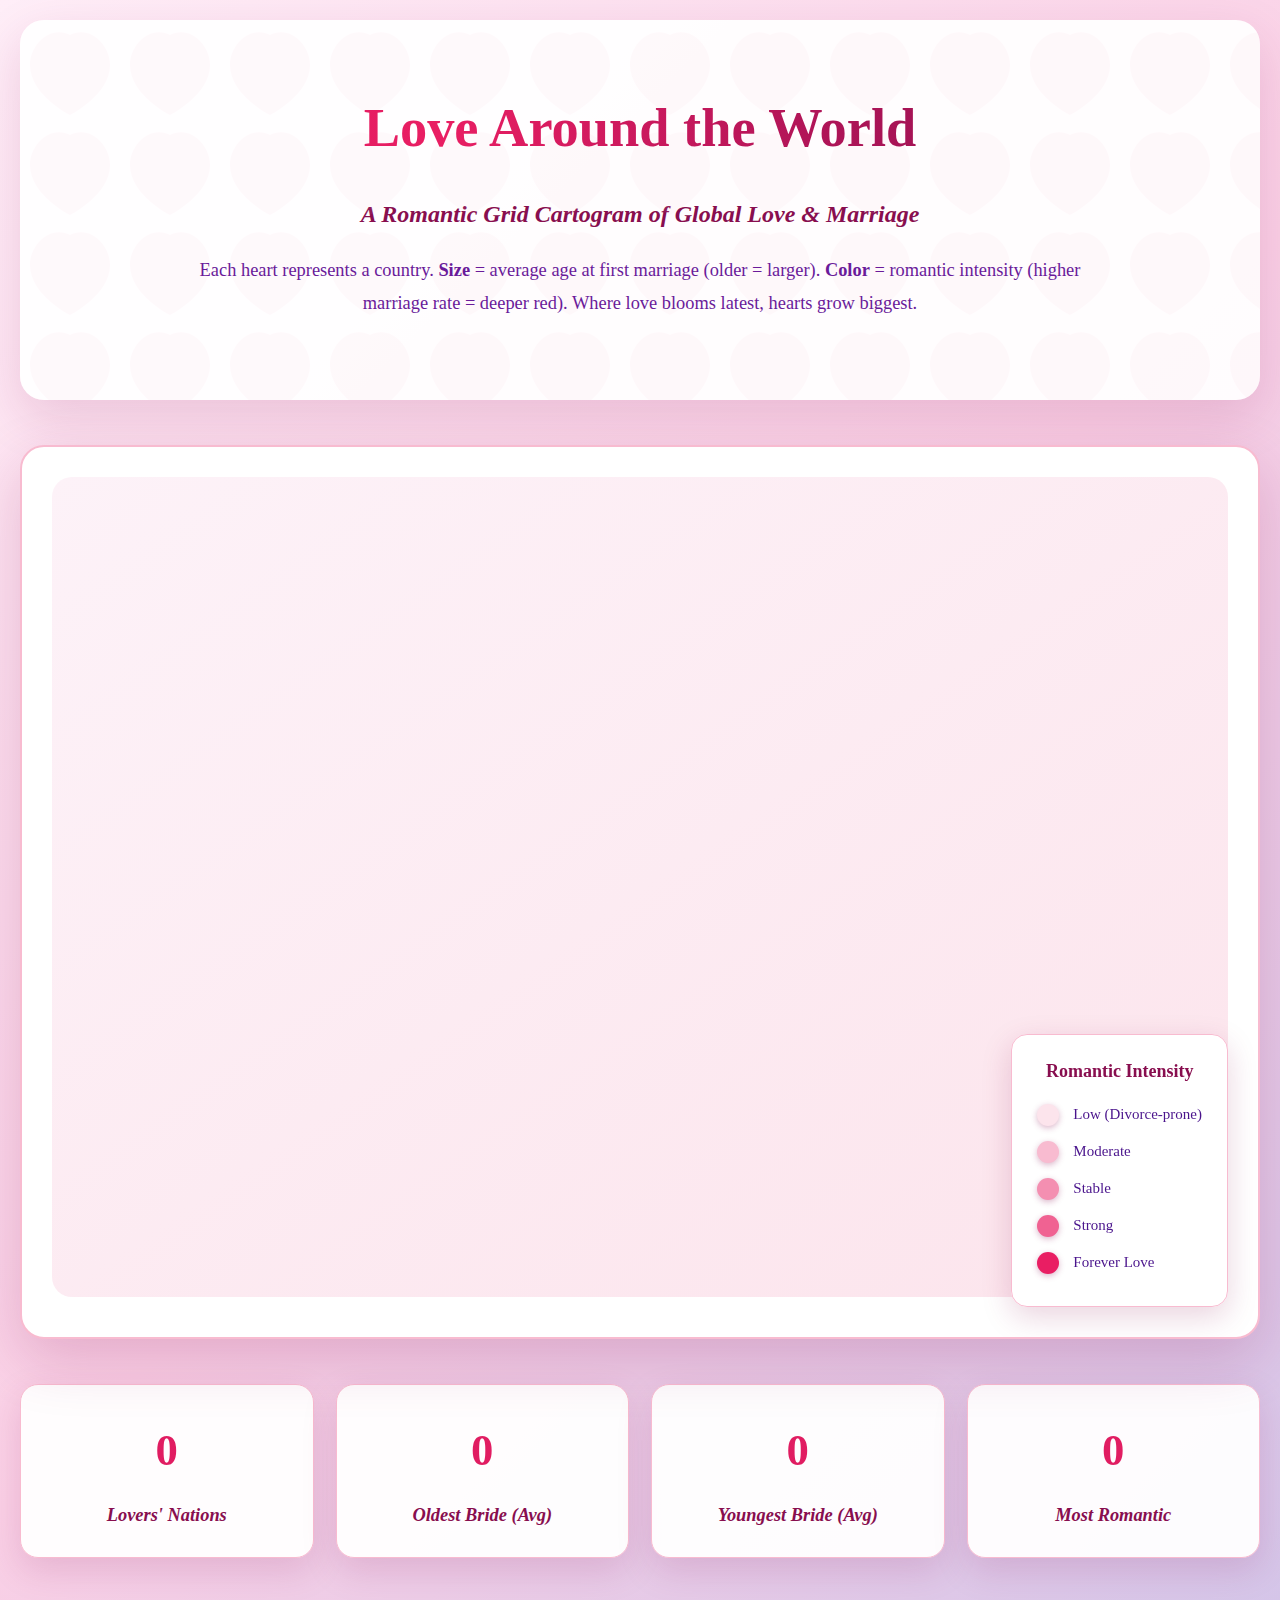
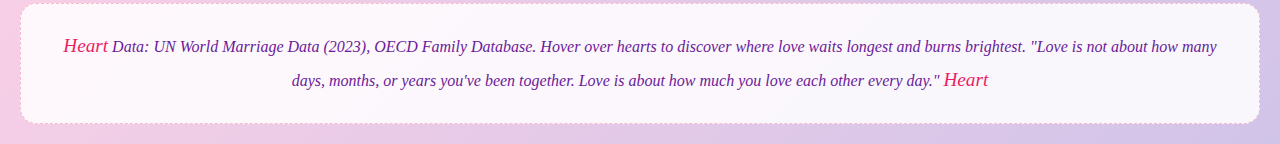
<file: cartoggram.html>
<!DOCTYPE html>
<html lang="en">
<head>
    <meta charset="UTF-8">
    <meta name="viewport" content="width=device-width, initial-scale=1.0">
    <title>Love Around the World – Romantic Grid Cartogram</title>

    <!-- D3.js -->
    <script src="https://d3js.org/d3.v7.min.js"></script>

    <style>
        * { margin: 0; padding: 0; box-sizing: border-box; }
        body {
            font-family: 'Georgia', 'Times New Roman', serif;
            background: linear-gradient(135deg, #ffeef8, #fad0e6, #d1c4e9);
            color: #4a148c;
            line-height: 1.8;
            overflow-x: hidden;
        }

        .container {
            max-width: 1280px;
            margin: 0 auto;
            padding: 20px;
        }

        header {
            text-align: center;
            padding: 60px 25px;
            background: rgba(255, 255, 255, 0.94);
            border-radius: 24px;
            margin-bottom: 45px;
            box-shadow: 0 18px 50px rgba(136, 14, 79, 0.15);
            position: relative;
            overflow: hidden;
        }

        header::before {
            content: '';
            position: absolute;
            top: 0; left: 0; right: 0; bottom: 0;
            background: url('data:image/svg+xml;utf8,<svg xmlns="http://www.w3.org/2000/svg" width="100" height="100" viewBox="0 0 100 100"><path fill="%23f8bbd0" d="M50 15C30 5 10 25 10 45c0 30 40 50 40 50s40-20 40-50c0-20-20-40-40-30z"/></svg>') repeat;
            opacity: 0.08;
            z-index: 0;
        }

        h1 {
            font-size: 3.4em;
            margin: 0 0 15px;
            background: linear-gradient(90deg, #d81b60, #e91e63, #ad1457, #880e4f);
            -webkit-background-clip: text;
            background-clip: text;
            -webkit-text-fill-color: transparent;
            font-weight: 900;
            position: relative;
            z-index: 1;
        }

        .subtitle {
            font-size: 1.5em;
            color: #880e4f;
            font-weight: 700;
            margin-bottom: 18px;
            font-style: italic;
        }

        .intro {
            max-width: 900px;
            margin: 0 auto 20px;
            font-size: 1.15em;
            color: #6a1b9a;
            position: relative;
            z-index: 1;
        }

        .cartogram-wrapper {
            position: relative;
            background: #ffffff;
            border-radius: 24px;
            padding: 30px;
            box-shadow: 0 20px 60px rgba(136, 14, 79, 0.2);
            margin-bottom: 45px;
            overflow: hidden;
            border: 2px solid #f8bbd0;
        }

        #cartogram-svg {
            width: 100%;
            height: 820px;
            border-radius: 20px;
            background: linear-gradient(145deg, #fdf2f8, #fce4ec);
        }

        .legend {
            position: absolute;
            bottom: 30px;
            right: 30px;
            background: rgba(255, 255, 255, 0.97);
            padding: 20px 25px;
            border-radius: 16px;
            box-shadow: 0 10px 30px rgba(136, 14, 79, 0.18);
            font-size: 15px;
            z-index: 10;
            backdrop-filter: blur(12px);
            border: 1px solid #f8bbd0;
            max-width: 320px;
        }

        .legend-title {
            font-weight: 800;
            margin-bottom: 14px;
            color: #880e4f;
            font-size: 18px;
            text-align: center;
        }

        .legend-item {
            display: flex;
            align-items: center;
            margin-bottom: 10px;
            font-weight: 500;
        }

        .legend-swatch {
            width: 22px;
            height: 22px;
            margin-right: 14px;
            border-radius: 50%;
            box-shadow: 0 2px 6px rgba(136, 14, 79, 0.3);
        }

        .stats-grid {
            display: grid;
            grid-template-columns: repeat(auto-fit, minmax(200px, 1fr));
            gap: 22px;
            margin: 45px 0;
        }

        .stat-box {
            background: rgba(255, 255, 255, 0.95);
            padding: 25px;
            border-radius: 18px;
            text-align: center;
            box-shadow: 0 12px 35px rgba(136, 14, 79, 0.15);
            transition: all 0.4s ease;
            border: 1px solid #f8bbd0;
        }

        .stat-box:hover {
            transform: translateY(-8px) scale(1.03);
            box-shadow: 0 20px 50px rgba(136, 14, 79, 0.25);
        }

        .stat-value {
            font-size: 2.8em;
            font-weight: 900;
            background: linear-gradient(90deg, #d81b60, #e91e63);
            -webkit-background-clip: text;
            -webkit-text-fill-color: transparent;
        }

        .stat-label {
            font-size: 1.15em;
            color: #880e4f;
            margin-top: 8px;
            font-weight: 700;
            font-style: italic;
        }

        .tooltip {
            position: absolute;
            background: rgba(74, 20, 140, 0.92);
            color: #fff;
            padding: 14px 18px;
            border-radius: 12px;
            font-size: 15px;
            pointer-events: none;
            opacity: 0;
            transition: opacity 0.3s;
            z-index: 10000;
            box-shadow: 0 8px 25px rgba(136, 14, 79, 0.35);
            max-width: 280px;
            line-height: 1.6;
            border: 1px solid #f8bbd0;
        }

        .tooltip::after {
            content: '';
            position: absolute;
            top: 100%;
            left: 50%;
            margin-left: -8px;
            border: 8px solid transparent;
            border-top-color: rgba(74, 20, 140, 0.92);
        }

        .footer-note {
            text-align: center;
            font-size: 1em;
            color: #6a1b9a;
            margin-top: 35px;
            padding: 25px;
            background: rgba(255, 255, 255, 0.85);
            border-radius: 16px;
            border: 1px dashed #f8bbd0;
            font-style: italic;
        }

        .heart {
            color: #e91e63;
            font-size: 1.2em;
            animation: pulse 2s infinite;
        }

        @keyframes pulse {
            0% { transform: scale(1); }
            50% { transform: scale(1.15); }
            100% { transform: scale(1); }
        }

        @media (max-width: 768px) {
            #cartogram-svg { height: 600px; }
            h1 { font-size: 2.5em; }
            .stats-grid { grid-template-columns: 1fr; }
            .legend { position: static; margin-top: 25px; }
            .cartogram-wrapper { padding: 20px; }
        }
    </style>
</head>
<body>

<div class="container">
    <header>
        <h1>Love Around the World</h1>
        <p class="subtitle">A Romantic Grid Cartogram of Global Love & Marriage</p>
        <p class="intro">
            Each heart represents a country. <strong>Size</strong> = average age at first marriage (older = larger). 
            <strong>Color</strong> = romantic intensity (higher marriage rate = deeper red). 
            Where love blooms latest, hearts grow biggest.
        </p>
    </header>

    <div class="cartogram-wrapper">
        <svg id="cartogram-svg"></svg>

        <div class="legend">
            <div class="legend-title">Romantic Intensity</div>
            <div class="legend-item"><div class="legend-swatch" style="background:#fce4ec;"></div>Low (Divorce-prone)</div>
            <div class="legend-item"><div class="legend-swatch" style="background:#f8bbd0;"></div>Moderate</div>
            <div class="legend-item"><div class="legend-swatch" style="background:#f48fb1;"></div>Stable</div>
            <div class="legend-item"><div class="legend-swatch" style="background:#f06292;"></div>Strong</div>
            <div class="legend-item"><div class="legend-swatch" style="background:#e91e63;"></div>Forever Love</div>
        </div>

        <div class="tooltip" id="tooltip"></div>
    </div>

    <div class="stats-grid">
        <div class="stat-box">
            <div class="stat-value" id="total-countries">0</div>
            <div class="stat-label">Lovers' Nations</div>
        </div>
        <div class="stat-box">
            <div class="stat-value" id="oldest-bride">0</div>
            <div class="stat-label">Oldest Bride (Avg)</div>
        </div>
        <div class="stat-box">
            <div class="stat-value" id="youngest-bride">0</div>
            <div class="stat-label">Youngest Bride (Avg)</div>
        </div>
        <div class="stat-box">
            <div class="stat-value" id="most-romantic">0</div>
            <div class="stat-label">Most Romantic</div>
        </div>
    </div>

    <div class="footer-note">
        <p>
            <span class="heart">Heart</span> 
            Data: UN World Marriage Data (2023), OECD Family Database. 
            Hover over hearts to discover where love waits longest and burns brightest. 
            <em>"Love is not about how many days, months, or years you've been together. Love is about how much you love each other every day."</em>
            <span class="heart">Heart</span>
        </p>
    </div>
</div>

<script>
document.addEventListener('DOMContentLoaded', () => {
    // === ROMANTIC DATA: Country, Avg Age at First Marriage (Women), Marriage Rate (per 1000), Code ===
    const loveData = [
        { country: "Sweden", age: 34.2, rate: 4.8, code: "SE" },
        { country: "Norway", age: 33.8, rate: 4.5, code: "NO" },
        { country: "Denmark", age: 33.5, rate: 5.1, code: "DK" },
        { country: "Germany", age: 32.1, rate: 4.6, code: "DE" },
        { country: "Canada", age: 31.8, rate: 4.4, code: "CA" },
        { country: "Australia", age: 31.5, rate: 4.8, code: "AU" },
        { country: "United States", age: 28.6, rate: 6.1, code: "US" },
        { country: "France", age: 33.1, rate: 3.9, code: "FR" },
        { country: "Italy", age: 32.8, rate: 3.2, code: "IT" },
        { country: "Spain", age: 34.0, rate: 3.5, code: "ES" },
        { country: "Japan", age: 30.4, rate: 4.8, code: "JP" },
        { country: "South Korea", age: 31.9, rate: 5.2, code: "KR" },
        { country: "United Kingdom", age: 32.3, rate: 4.3, code: "GB" },
        { country: "Netherlands", age: 32.7, rate: 4.1, code: "NL" },
        { country: "Switzerland", age: 31.6, rate: 5.0, code: "CH" },
        { country: "New Zealand", age: 31.2, rate: 4.7, code: "NZ" },
        { country: "India", age: 22.8, rate: 8.9, code: "IN" },
        { country: "China", age: 26.3, rate: 7.2, code: "CN" },
        { country: "Brazil", age: 27.1, rate: 6.8, code: "BR" },
        { country: "Mexico", age: 25.9, rate: 6.5, code: "MX" },
        { country: "Turkey", age: 25.4, rate: 7.1, code: "TR" },
        { country: "Russia", age: 25.2, rate: 7.9, code: "RU" },
        { country: "Egypt", age: 22.1, rate: 9.1, code: "EG" },
        { country: "Nigeria", age: 23.5, rate: 8.7, code: "NG" },
        { country: "Indonesia", age: 23.8, rate: 8.3, code: "ID" },
        { country: "Vietnam", age: 24.6, rate: 7.8, code: "VN" },
        { country: "Thailand", age: 26.8, rate: 6.9, code: "TH" },
        { country: "Greece", age: 31.1, rate: 4.9, code: "GR" },
        { country: "Portugal", age: 32.0, rate: 3.8, code: "PT" },
        { country: "Israel", age: 26.5, rate: 6.7, code: "IL" },
        { country: "South Africa", age: 28.2, rate: 5.9, code: "ZA" },
        { country: "Argentina", age: 29.4, rate: 5.3, code: "AR" },
        { country: "Chile", age: 30.1, rate: 4.2, code: "CL" },
        { country: "Poland", age: 29.8, rate: 5.1, code: "PL" },
        { country: "Ireland", age: 33.9, rate: 4.6, code: "IE" }
    ];

    // === SVG Setup ===
    const svg = d3.select("#cartogram-svg");
    const width = 1240;
    const height = 820;
    svg.attr("viewBox", `0 0 ${width} ${height}`);

    const g = svg.append("g").attr("transform", "translate(50,50)");

    // Tooltip
    const tooltip = d3.select("#tooltip");

    // === Scales ===
    const maxAge = d3.max(loveData, d => d.age);
    const minAge = d3.min(loveData, d => d.age);
    const sizeScale = d3.scaleSqrt()
        .domain([minAge, maxAge])
        .range([15, 85]); // heart size

    const colorScale = d3.scaleThreshold()
        .domain([4, 5.5, 6.5, 7.5])
        .range(["#fce4ec", "#f8bbd0", "#f48fb1", "#f06292", "#e91e63"]);

    // === Heart Shape Path ===
    const heartPath = (scale) => {
        const s = scale || 1;
        return `M${0*s},${25*s}
                C${-15*s},${10*s} ${-30*s},${0*s} ${-30*s},${-15*s}
                C${-30*s},${-30*s} ${0*s},${-45*s} ${0*s},${-25*s}
                C${0*s},${-45*s} ${30*s},${-30*s} ${30*s},${-15*s}
                C${30*s},${0*s} ${15*s},${10*s} ${0*s},${25*s}Z`;
    };

    // === Hexagonal Grid Layout ===
    const hexRadius = 92;
    const cols = Math.floor((width - 100) / (hexRadius * 1.5));
    loveData.forEach((d, i) => {
        const col = i % cols;
        const row = Math.floor(i / cols);
        const x = col * hexRadius * 1.5 + (row % 2) * (hexRadius * 0.75);
        const y = row * hexRadius * Math.sqrt(3) * 0.9;
        d.x = x + hexRadius;
        d.y = y + hexRadius;
    });

    // === Draw Hearts ===
    const cells = g.selectAll(".lover")
        .data(loveData)
        .enter()
        .append("g")
        .attr("class", "lover")
        .attr("transform", d => `translate(${d.x},${d.y})`);

    cells.append("path")
        .attr("d", d => heartPath(sizeScale(d.age) / 30))
        .attr("fill", d => colorScale(d.rate))
        .attr("stroke", "#fff")
        .attr("stroke-width", 3)
        .style("cursor", "pointer")
        .on("mouseover", function(event, d) {
            d3.select(this)
                .transition().duration(180)
                .attr("stroke", "#ff4081")
                .attr("stroke-width", 6)
                .attr("transform", "scale(1.15)");

            tooltip.transition().duration(220).style("opacity", 1);
            tooltip.html(`
                <strong style="font-size:1.2em;">${d.country}</strong><br>
                <span style="color:#ff80ab;">First Marriage Age: ${d.age.toFixed(1)} years</span><br>
                <span style="color:#ff80ab;">Marriage Rate: ${d.rate}/1000</span><br>
                <em style="font-size:0.9em;">Rank #${loveData
                    .sort((a,b)=>b.age-a.age)
                    .findIndex(x=>x.code===d.code)+1} in waiting for love</em>
            `)
            .style("left", (event.pageX + 18) + "px")
            .style("top", (event.pageY - 40) + "px");
        })
        .on("mouseout", function() {
            d3.select(this)
                .transition().duration(300)
                .attr("stroke", "#fff")
                .attr("stroke-width", 3)
                .attr("transform", "scale(1)");

            tooltip.transition().duration(350).style("opacity", 0);
        });

    // Labels for late bloomers
    cells.filter(d => d.age > 32)
        .append("text")
        .attr("text-anchor", "middle")
        .attr("dy", "0.35em")
        .attr("font-size", d => Math.min(18, sizeScale(d.age) * 0.35))
        .attr("font-weight", "bold")
        .attr("fill", "#fff")
        .attr("pointer-events", "none")
        .text(d => d.code);

    // === Stats ===
    const total = loveData.length;
    const oldest = d3.max(loveData, d => d.age).toFixed(1);
    const youngest = d3.min(loveData, d => d.age).toFixed(1);
    const mostRomantic = loveData.sort((a,b) => b.rate - a.rate)[0].country;

    document.getElementById('total-countries').textContent = total;
    document.getElementById('oldest-bride').textContent = oldest;
    document.getElementById('youngest-bride').textContent = youngest;
    document.getElementById('most-romantic').textContent = mostRomantic;

    // Responsive
    window.addEventListener('resize', () => {
        const newWidth = svg.node().parentNode.clientWidth - 60;
        svg.attr("width", newWidth);
    });
});
</script>

</body>
</html>
</file>
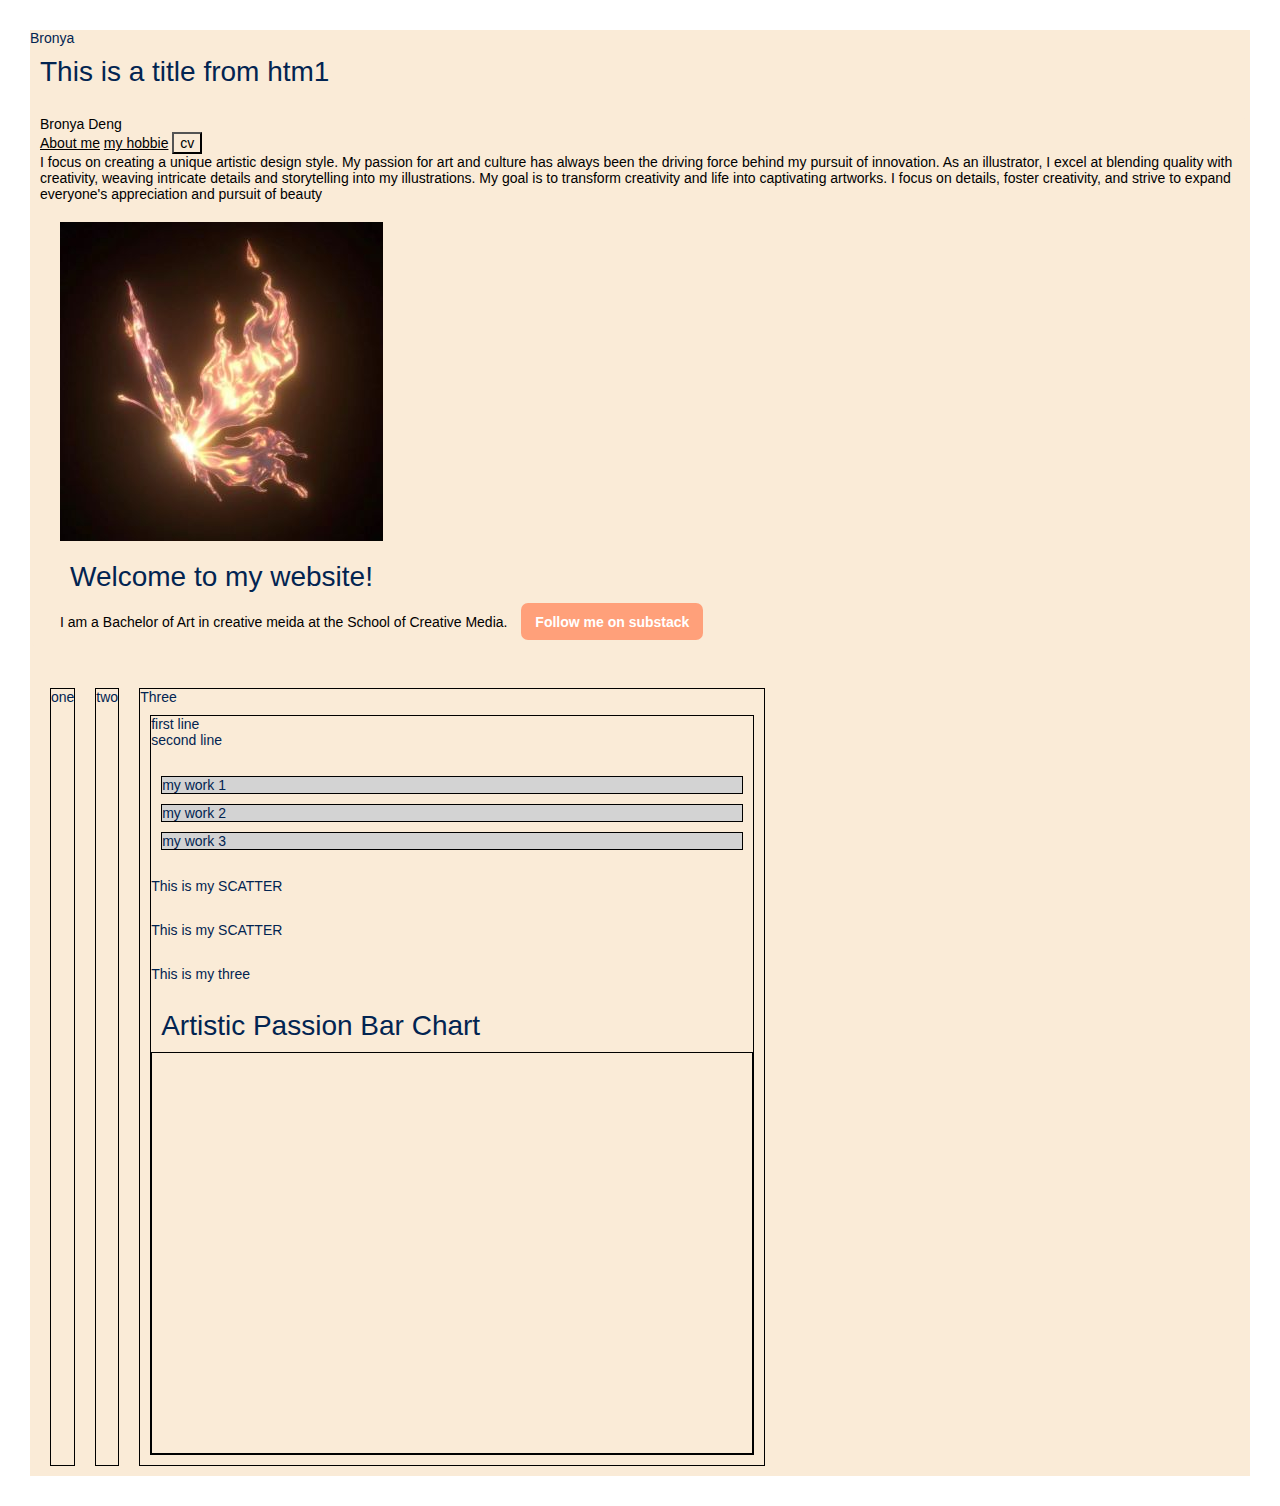
<file: index (2) (1).html>
<link href="style (2) (1).css" rel="stylesheet"/>
Bronya <title></title>
 <script src="https://d3js.org/d3.v7.min.js"></script>
 
<head>
</head>
<body>
    <h1>This is a title from htm1 </h1>

<header>
    <div id="main">
         </u1>
            <P> Bronya Deng</P>
            <a class="subpage"href="#grid-containere">About me</a>
            <a class="subpage"href="node-link-diagram.html">my hobbie</a>
            <button id="cv" class="subpage">cv</button>
            <p>
                 I focus on creating a unique artistic design style.
                My passion for art and culture has always been the driving force behind my pursuit of innovation.
            As an illustrator, I excel at blending quality with creativity, weaving intricate details and storytelling into my illustrations. 
            My goal is to transform creativity and life into captivating artworks. I focus on details, foster creativity, and strive to expand everyone's appreciation and pursuit of beauty</p>
        </u1>
        
     </nav>

    <div class="flex-container">
         <img src="hudie.jpeg"/>
         <div class="text-container">
        <h1>Welcome to my website!</h1>
        <p> I am a Bachelor of Art in creative meida at the School of Creative Media.
        <a class="intro_button" href="https://substack.com/@bronya3/note/c-164637482?r=6fpbe9&utm_medium=ios&utm_source=notes-share-action">Follow me on substack</a>
         </div>
    </div>
</header>
    

    <div class="box">  
     <div>one</div>  
     <div>two</div>
     <div>Three<div>
     first line<br> 
     second line</br>
</div--> 

    <section id= "grid-containere">
       <div class="grid-item1" >my work 1 </div>
       <div class="grid-item2"> my work 2 </div>
       <div class="grid-item3"> my work 3 </div>
</section>

    <section id="vis-scatterplot">
        </h2>  This is my SCATTER <h2>
     </section>

     <section id="vis-script">
          </h2>This is my SCATTER <h2>
     </section>

     <section id="vis-three">
          </h2>This is my three <h2>
     </section>

     
     <h1>Artistic Passion Bar Chart</h1>


    
   
    <script src="scatterplot.js"></script>
    <div id="bar-chart"></div>
    <script src="script.js"></script>
    <script src="three.js"></script>
     <!-- <script src="code1 (1).js"></script>  -->
    
</body>
</html>
</file>
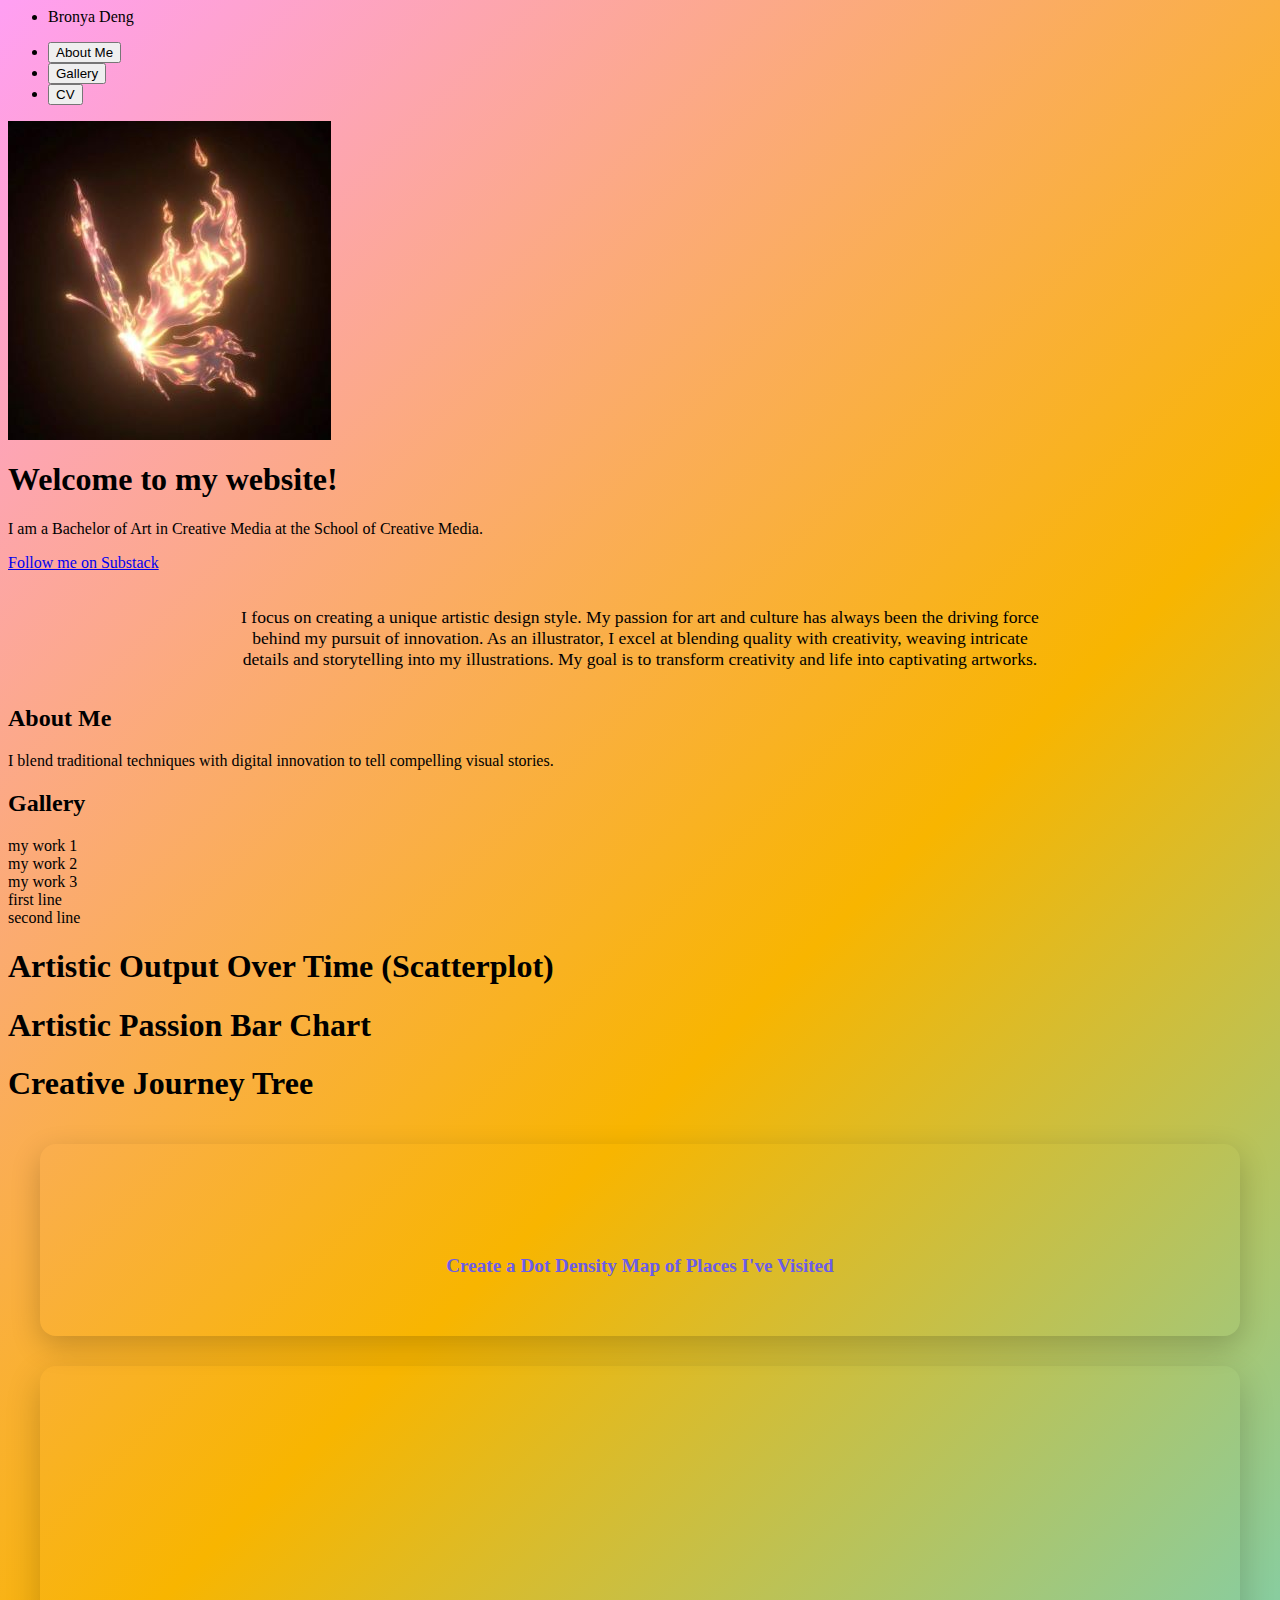
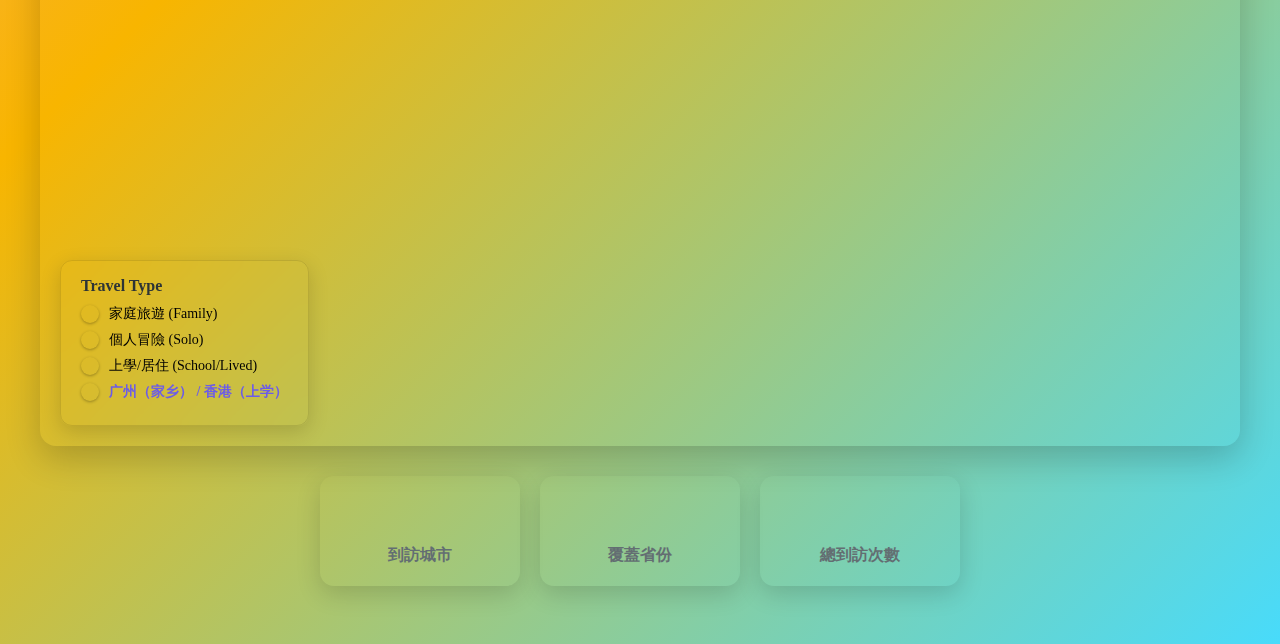
<file: maps.html>
<!-- ==== HAWAII-STYLE MAP STYLES (scoped to #map-my-journey) ==== -->
    <style>
        /* ---- Hawaii-theme background for the whole page (optional) ---- */
        body {background: linear-gradient(135deg, #ff9ff3, #f8b500, #48dbfb);}

        /* ---- Scoped to the map section only ---- */
        #map-my-journey,
        #map-my-journey * {background:transparent !important;}

        #map-my-journey .container{max-width:1200px;margin:0 auto;padding:20px;}
        #map-my-journey header{
            text-align:center;padding:40px 20px;background:rgba(255,255,255,.9);
            border-radius:16px;margin-bottom:30px;box-shadow:0 10px 30px rgba(0,0,0,.2);
        }
        #map-my-journey h1{
            margin:0 0 10px;font-size:2.8em;
            background:linear-gradient(90deg,#e056fd,#feca57,#48dbfb,#1dd1a1);
            -webkit-background-clip:text;background-clip:text;
            -webkit-text-fill-color:transparent;font-weight:800;
        }
        #map-my-journey .subtitle{font-size:1.2em;color:#6c5ce7;font-weight:600;}

        .map-container{
            position:relative;height:680px;background:#fff;border-radius:16px;
            overflow:hidden;box-shadow:0 12px 35px rgba(0,0,0,.2);margin-bottom:30px;
        }
        #journey-map{width:100%;height:100%;}

        .custom-legend{
            position:absolute;bottom:20px;left:20px;background:rgba(255,255,255,.95);
            padding:16px 20px;border-radius:12px;box-shadow:0 6px 20px rgba(0,0,0,.15);
            font-size:14px;z-index:1000;backdrop-filter:blur(8px);
            border:1px solid rgba(0,0,0,.1);max-width:280px;
        }
        .legend-title{font-weight:700;margin-bottom:10px;color:#2d3436;font-size:16px;}
        .legend-item{display:flex;align-items:center;margin-bottom:8px;font-weight:500;}
        .legend-color{width:18px;height:18px;border-radius:50%;margin-right:10px;
                     box-shadow:0 1px 3px rgba(0,0,0,.3);}
        .highlight{font-weight:700;color:#6c5ce7;}

        .stats{display:flex;justify-content:center;gap:20px;flex-wrap:wrap;margin:30px 0;}
        .stat-card{background:rgba(255,255,255,.9);padding:20px;border-radius:14px;
                   text-align:center;min-width:160px;box-shadow:0 8px 25px rgba(0,0,0,.15);
                   transition:transform .3s;}
        .stat-card:hover{transform:translateY(-5px);}
        .stat-number{font-size:2.4em;font-weight:800;
                     background:linear-gradient(90deg,#ff6b6b,#feca57);
                     -webkit-background-clip:text;-webkit-text-fill-color:transparent;}
        .stat-label{font-size:1em;color:#636e72;margin-top:5px;font-weight:600;}

        .places-grid{display:grid;grid-template-columns:repeat(auto-fill,minmax(240px,1fr));
                     gap:16px;margin-top:20px;}
        .place-card{background:rgba(255,255,255,.95);padding:16px;border-radius:12px;
                    border-left:5px solid #6c5ce7;transition:all .3s;cursor:default;}
        .place-card:hover{transform:translateY(-4px);box-shadow:0 8px 20px rgba(0,0,0,.15);
                          border-left-color:#a29bfe;}
        .place-name{font-weight:700;color:#2d3436;font-size:1.1em;}
        .place-type{font-size:.85em;color:#74b9ff;margin:4px 0;}
        .place-province{font-size:.8em;color:#636e72;}

        @media(max-width:768px){
            .map-container{height:500px;}
            #map-my-journey h1{font-size:2.2em;}
            .stats{flex-direction:column;align-items:center;}
            .places-grid{grid-template-columns:1fr;}
        }
    </style>
</head>
<body>

    <!-- ==================== HEADER ==================== -->
    <header>
        <nav>
            <ul id="main">
                <li><p>Bronya Deng</p></li>
                <li><button class="subpage" onclick="scrollToSection('about')">About Me</button></li>
                <li><button class="subpage" onclick="scrollToSection('gallery')">Gallery</button></li>
                <li><button id="cv" class="subpage">CV</button></li>
            </ul>
        </nav>

        <div class="flex-container">
            <img src="hudie.jpeg" alt="Bronya Deng Portrait"/>
            <div class="text-container">
                <h1>Welcome to my website!</h1>
                <p>I am a Bachelor of Art in Creative Media at the School of Creative Media.</p>
                <a class="intro_button" href="https://substack.com/@bronya3/note/c-164637482?r=6fpbe9&utm_medium=ios&utm_source=notes-share-action" target="_blank">
                    Follow me on Substack
                </a>
            </div>
        </div>

        <p style="text-align:center;max-width:800px;margin:2em auto;font-size:1.1em;">
            I focus on creating a unique artistic design style. My passion for art and culture has always been the driving force behind my pursuit of innovation.
            As an illustrator, I excel at blending quality with creativity, weaving intricate details and storytelling into my illustrations.
            My goal is to transform creativity and life into captivating artworks.
        </p>
    </header>

    <!-- ==================== ABOUT ==================== -->
    <section id="about">
        <h2>About Me</h2>
        <p>I blend traditional techniques with digital innovation to tell compelling visual stories.</p>
    </section>

    <!-- ==================== GALLERY ==================== -->
    <section id="gallery">
        <h2>Gallery</h2>
        <div class="box">
            <div>my work 1</div><div>my work 2</div><div>my work 3</div>
            <div>first line<br>second line</div>
        </div>
    </section>

    <!-- ==================== SCATTERPLOT ==================== -->
    <section id="scatterplot">
        <h1>Artistic Output Over Time (Scatterplot)</h1>
        <div id="vis-scatterplot"></div>
    </section>

    <!-- ==================== BAR CHART ==================== -->
    <section id="bar-chart-section">
        <h1>Artistic Passion Bar Chart</h1>
        <div id="bar-chart"></div>
    </section>

    <!-- ==================== TREE ==================== -->
    <section id="tree">
        <h1>Creative Journey Tree</h1>
        <div id="vis-three"></div>
    </section>

    <!-- ==================== MAP MY JOURNEY ==================== -->
    <section id="map-my-journey">
        <div class="container">
            <header>
                <h1>Map my Journey</h1>
                <p class="subtitle">Create a Dot Density Map of Places I've Visited</p>
            </header>

            <div class="map-container">
                <div id="journey-map"></div>

                <div class="custom-legend">
                    <div class="legend-title">Travel Type</div>
                    <div class="legend-item"><div class="legend-color" style="background:#e74c3c;"></div>家庭旅遊 (Family)</div>
                    <div class="legend-item"><div class="legend-color" style="background:#3498db;"></div>個人冒險 (Solo)</div>
                    <div class="legend-item"><div class="legend-color" style="background:#e67e22;"></div>上學/居住 (School/Lived)</div>
                    <div class="legend-item"><div class="legend-color" style="background:#9c27b0;"></div><span class="highlight">广州（家乡） / 香港（上学）</span></div>
                </div>
            </div>

            <div class="stats">
                <div class="stat-card"><div class="stat-number" id="total-cities">0</div><div class="stat-label">到訪城市</div></div>
                <div class="stat-card"><div class="stat-number" id="total-provinces">0</div><div class="stat-label">覆蓋省份</div></div>
                <div class="stat-card"><div class="stat-number" id="total-visits">0</div><div class="stat-label">總到訪次數</div></div>
            </div>

            <div class="places-grid" id="places-grid"></div>
        </div>
    </section>

    <!-- ==================== SMOOTH SCROLL + CV ==================== -->
    <script>
        function scrollToSection(id) {
            document.getElementById(id).scrollIntoView({ behavior: 'smooth' });
        }
        document.getElementById('cv').addEventListener('click', () => {
            alert("Let me tell you more about myself!");
        });
    </script>

    <!-- ==== MAP LOGIC (you can also keep this in maps.js) ==== -->
    <script>
    document.addEventListener('DOMContentLoaded', () => {
        const cityData = [
            {name:"广州",province:"广州",lat:26.0745,lng:119.2965,visits:12,type:"hometown"},
            {name:"广州",province:"广州",lat:24.4798,lng:118.0819,visits:8,type:"hometown"},
            {name:"香港",province:"香港",lat:22.3193,lng:114.1694,visits:15,type:"school"},
            {name:"南京",province:"江苏",lat:32.0617,lng:118.7778,visits:3,type:"family"},
            {name:"苏州",province:"江苏",lat:31.2990,lng:120.6196,visits:4,type:"family"},
            {name:"哈尔滨",province:"黑龙江",lat:45.7575,lng:126.6333,visits:2,type:"family"},
            {name:"上海",province:"上海",lat:31.2304,lng:121.4737,visits:5,type:"adventure"},
            {name:"西安",province:"陕西",lat:34.2655,lng:108.9541,visits:2,type:"adventure"},
            {name:"桂林",province:"广西",lat:25.2736,lng:110.2902,visits:1,type:"adventure"},
            {name:"北京",province:"北京",lat:39.9042,lng:116.4074,visits:6,type:"lived"},
            {name:"深圳",province:"广东",lat:22.5431,lng:114.0579,visits:3,type:"lived"},
            {name:"深圳",province:"深圳",lat:33.6333,lng:116.9833,visits:1,type:"lived"}
        ];

        const map = L.map('journey-map').setView([35,105],4);
        L.tileLayer('https://{s}.tile.openstreetmap.org/{z}/{x}/{y}.png',{
            attribution:'&copy; OpenStreetMap contributors',maxZoom:18
        }).addTo(map);

        const dotGroup = L.layerGroup().addTo(map);
        const colorMap = {family:"#e74c3c",adventure:"#3498db",lived:"#e67e22",hometown:"#9c27b0",school:"#9c27b0"};
        const typeLabel = {family:"家庭旅遊",adventure:"個人冒險",lived:"上學/居住",hometown:"广州（家乡）",school:"香港（上学）"};

        let totalVisits=0; const provinces=new Set();
        cityData.forEach(c=>{
            totalVisits+=c.visits; provinces.add(c.province);
            const isHighlight = c.type==="hometown"||c.type==="school";
            const radius = isHighlight?Math.min(25,10+c.visits*3):Math.min(18,6+c.visits*2.5);
            const marker = L.circleMarker([c.lat,c.lng],{
                radius,fillColor:colorMap[c.type],color:isHighlight?"#6c5ce7":"#c0392b",
                weight:isHighlight?3:1.5,opacity:1,fillOpacity:isHighlight?0.9:Math.min(0.9,0.5+c.visits*0.08)
            }).bindPopup(`
                <strong style="color:${colorMap[c.type]};">${c.name}</strong><br>
                <span style="color:#636e72;">${c.province}</span><br>
                <div style="color:#74b9ff;font-weight:600;">${typeLabel[c.type]}</div>
                <strong>到訪 ${c.visits} 次</strong>
                ${isHighlight?'<br><span style="color:#6c5ce7;font-weight:700;">Special Place</span>':''}
            `,{offset:[0,-8]});

            marker.on('mouseover',()=>marker.setStyle({weight:4,color:'#f39c12',fillOpacity:1}));
            marker.on('mouseout',()=>marker.setStyle({
                weight:isHighlight?3:1.5,color:isHighlight?"#6c5ce7":"#c0392b",
                fillOpacity:isHighlight?0.9:Math.min(0.9,0.5+c.visits*0.08)
            }));
            dotGroup.addLayer(marker);
        });

        document.getElementById('total-cities').textContent=cityData.length;
        document.getElementById('total-provinces').textContent=provinces.size;
        document.getElementById('total-visits').textContent=totalVisits;

        const grid=document.getElementById('places-grid');
        cityData.sort((a,b)=>b.visits-a.visits).forEach(c=>{
            const isHighlight=c.type==="hometown"||c.type==="school";
            const card=document.createElement('div'); card.className='place-card';
            card.innerHTML=`
                <div class="place-name" style="color:${isHighlight?'#6c5ce7':'#2d3436'}">
                    ${c.name}${isHighlight?' Special':''}
                </div>
                <div class="place-type" style="color:${colorMap[c.type]}">${typeLabel[c.type]}</div>
                <div class="place-province">${c.province} · 到訪 ${c.visits} 次</div>
            `;
            grid.appendChild(card);
        });

        map.on('zoomend',()=>{
            dotGroup.eachLayer(l=>{
                const c=cityData.find(d=>Math.abs(d.lat-l.getLatLng().lat)<.001&&Math.abs(d.lng-l.getLatLng().lng)<.001);
                if(!c) return;
                const isHighlight=c.type==="hometown"||c.type==="school";
                const base=isHighlight?10+c.visits*3:6+c.visits*2.5;
                const scale=Math.pow(1.3,map.getZoom()-5);
                l.setRadius(Math.min(isHighlight?30:20,base*scale));
            });
        });

        if(window.innerWidth<768) alert("Tip: 雙指縮放地圖查看點密度");
    });
    </script>
</body>
</html>
</file>
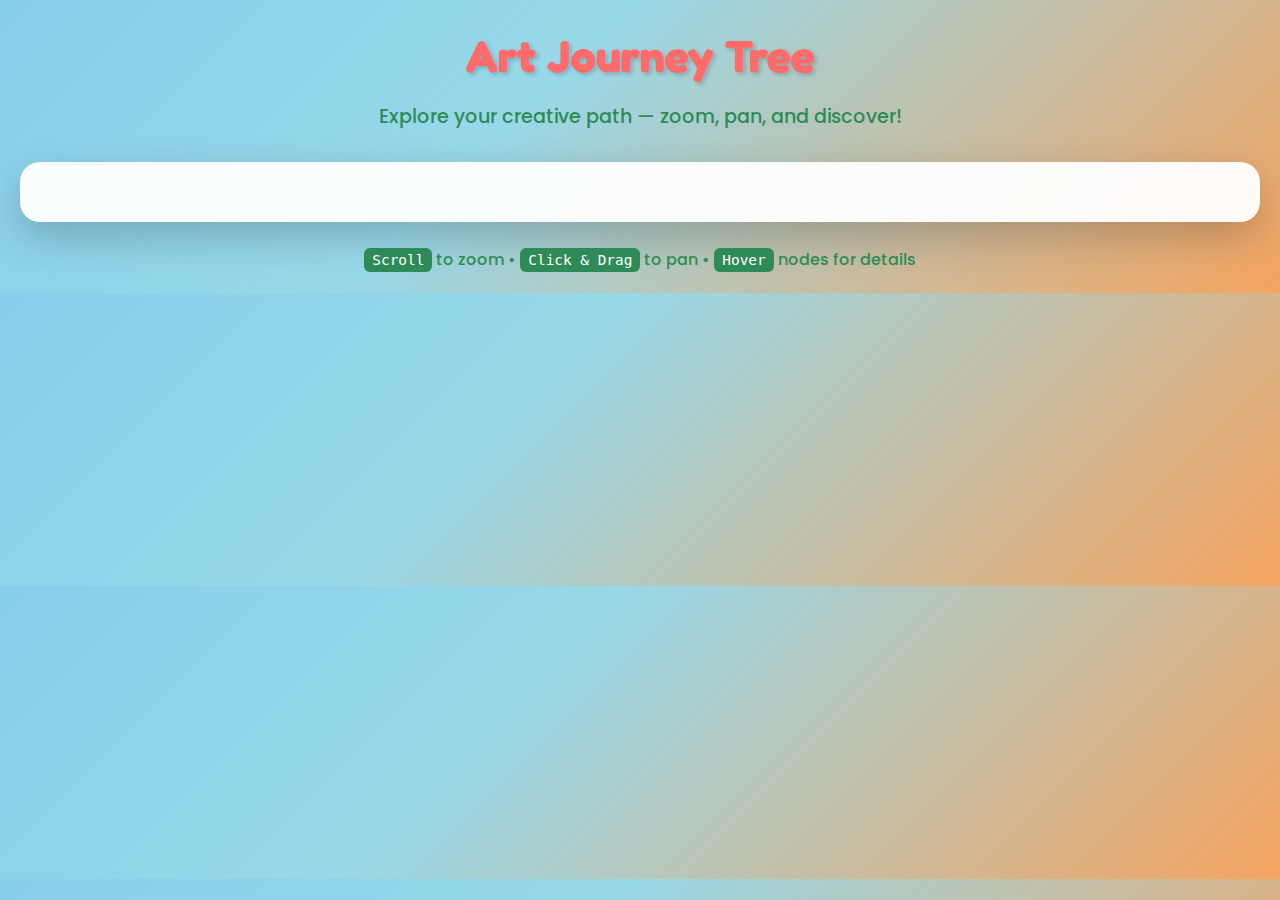
<file: New.html>
<!DOCTYPE html>
<html lang="en">
<head>
  <meta charset="UTF-8" />
  <meta name="viewport" content="width=device-width, initial-scale=1.0"/>
  <title>Art Journey Tree - Interactive & Zoomable</title>

  <!-- D3.js -->
  <script src="https://d3js.org/d3.v7.min.js"></script>

  <!-- Google Fonts: Fredoka One (Hawaiian vibe) -->
  <link href="https://fonts.googleapis.com/css2?family=Fredoka+One:wght@400;700&family=Poppins:wght@300;500&display=swap" rel="stylesheet">

  <style>
    /* === GLOBAL STYLES === */
    * {
      margin: 0;
      padding: 0;
      box-sizing: border-box;
    }

    body {
      font-family: 'Poppins', sans-serif;
      background: linear-gradient(135deg, #87CEEB 0%, #98D8E8 40%, #F4A460 100%);
      color: #2C3E50;
      padding: 20px;
      line-height: 1.6;
    }

    h1 {
      text-align: center;
      font-family: 'Fredoka One', cursive;
      font-size: 2.8rem;
      color: #FF6B6B;
      text-shadow: 2px 2px 4px rgba(0,0,0,0.2);
      margin-bottom: 10px;
    }

    .subtitle {
      text-align: center;
      font-size: 1.2rem;
      color: #2E8B57;
      margin-bottom: 30px;
      font-weight: 500;
    }

    /* === VIS CONTAINER === */
    #vis-three {
      max-width: 1400px;
      margin: 0 auto;
      background: rgba(255, 255, 255, 0.95);
      border-radius: 20px;
      padding: 30px;
      box-shadow: 0 15px 40px rgba(0,0,0,0.2);
      overflow: hidden;
    }

    #vis-three svg {
      display: block;
      margin: 0 auto;
      background: #fafafa;
      border-radius: 16px;
      box-shadow: 0 8px 25px rgba(0,0,0,0.1);
      overflow: visible;
    }

    /* === TOOLTIP === */
    .tooltip {
      position: absolute;
      background: rgba(46, 139, 87, 0.95);
      color: white;
      padding: 12px 16px;
      border-radius: 12px;
      font-size: 14px;
      font-weight: bold;
      pointer-events: none;
      opacity: 0;
      box-shadow: 0 6px 16px rgba(0,0,0,0.3);
      border: 2px solid #FFD700;
      max-width: 300px;
      line-height: 1.5;
      z-index: 1000;
      backdrop-filter: blur(4px);
    }

    /* === LINKS & NODES === */
    .link {
      fill: none;
      stroke: #aaa;
      stroke-width: 2.5;
      opacity: 0.6;
      transition: stroke 0.3s;
    }

    .node circle {
      fill: #1a73e8;
      stroke: #fff;
      stroke-width: 2;
      cursor: pointer;
      transition: all 0.2s ease;
    }

    .node text {
      font-family: 'Poppins', sans-serif;
      font-size: 13px;
      fill: #333;
      pointer-events: none;
    }

    .node:hover circle {
      r: 10;
      fill: #FF6B6B;
      stroke: #FFD700;
      stroke-width: 3;
    }

    /* === INSTRUCTIONS === */
    .instructions {
      text-align: center;
      margin-top: 25px;
      font-size: 1rem;
      color: #2E8B57;
      font-weight: 500;
    }

    .instructions kbd {
      background: #2E8B57;
      color: white;
      padding: 4px 8px;
      border-radius: 6px;
      font-size: 0.9em;
      font-family: monospace;
    }

    /* === RESPONSIVE === */
    @media (max-width: 768px) {
      h1 { font-size: 2.2rem; }
      .subtitle { font-size: 1rem; }
      #vis-three { padding: 15px; }
    }
  </style>
</head>
<body>

  <h1>Art Journey Tree</h1>
  <p class="subtitle">Explore your creative path — zoom, pan, and discover!</p>

  <div id="vis-three"></div>

  <p class="instructions">
    <kbd>Scroll</kbd> to zoom • <kbd>Click & Drag</kbd> to pan • <kbd>Hover</kbd> nodes for details
  </p>

  <script>
    (function () {
      // ================================================
      // 1. DATA
      // ================================================
      const educationData = {
        "name": "Drawing",
        "children": [
          {
            "name": "Interests",
            "children": [
              { "name": "2018–2020: Local Art School - Beginner Drawing Classes" },
              { "name": "2021: Summer Workshop - Digital Illustration Techniques" },
              { "name": "2022–Present: Mentorship with Local Artist" }
            ]
          },
          {
            "name": "Projects",
            "children": [
              { "name": "Portrait Illustrations" },
              { "name": "Concept Art for Games" },
              { "name": "Personal Sketchbook Collections" }
            ]
          },
          {
            "name": "Favorites",
            "children": [
              { "name": "Anime Style" },
              { "name": "Realism" }
            ]
          },
          {
            "name": "Achievements",
            "children": [
              { "name": "Art Competition Entries" }
            ]
          },
          {
            "name": "Daily Practice",
            "children": [
              { "name": "1–2 hours daily" }
            ]
          }
        ]
      };

      // ================================================
      // 2. LAYOUT & DIMENSIONS
      // ================================================
      const margin = { top: 60, right: 300, bottom: 40, left: 80 };
      const treeLayout = d3.tree().nodeSize([70, 280]);
      const root = d3.hierarchy(educationData);
      treeLayout(root);

      const descendants = root.descendants();
      const maxDepth = root.height;
      const totalNodes = descendants.length;
      const minWidth = totalNodes * 280 + margin.left + margin.right;
      const minHeight = (maxDepth + 1) * 70 + margin.top + margin.bottom;

      const width = Math.min(minWidth, window.innerWidth * 0.9);
      const height = Math.min(minHeight, 1200);

      // ================================================
      // 3. SVG + ZOOM
      // ================================================
      const svg = d3.select("#vis-three")
        .append("svg")
        .attr("width", "100%")
        .attr("height", height + margin.top + margin.bottom)
        .attr("viewBox", `0 0 ${width + margin.left + margin.right} ${height + margin.top + margin.bottom}`)
        .style("background", "#fafafa");

      const g = svg.append("g")
        .attr("transform", `translate(${margin.left},${margin.top})`);

      const zoom = d3.zoom()
        .scaleExtent([0.3, 3])
        .on("zoom", (event) => g.attr("transform", event.transform));

      svg.call(zoom);

      // Fit tree on load
      const treeBounds = {
        x0: d3.min(descendants, d => d.x) - 50,
        x1: d3.max(descendants, d => d.x) + 50,
        y0: d3.min(descendants, d => d.y) - 50,
        y1: d3.max(descendants, d => d.y) + 50
      };

      const fullWidth = treeBounds.y1 - treeBounds.y0;
      const fullHeight = treeBounds.x1 - treeBounds.x0;
      const scale = Math.min(width / fullWidth, height / fullHeight) * 0.9;

      const initialTransform = d3.zoomIdentity
        .translate(width / 2, height / 2)
        .scale(scale)
        .translate(-(treeBounds.y0 + treeBounds.y1) / 2, -(treeBounds.x0 + treeBounds.x1) / 2);

      svg.call(zoom.transform, initialTransform);

      // ================================================
      // 4. LINKS
      // ================================================
      g.selectAll(".link")
        .data(root.links())
        .enter()
        .append("path")
        .attr("class", "link")
        .attr("d", d3.linkHorizontal()
          .x(d => d.y)
          .y(d => d.x));

      // ================================================
      // 5. NODES
      // ================================================
      const nodes = g.selectAll(".node")
        .data(descendants)
        .enter()
        .append("g")
        .attr("class", "node")
        .attr("transform", d => `translate(${d.y},${d.x})`)
        .style("cursor", "pointer");

      nodes.append("circle")
        .attr("r", 7);

      nodes.append("text")
        .attr("dy", "0.35em")
        .attr("x", d => d.children ? -18 : 18)
        .attr("text-anchor", d => d.children ? "end" : "start")
        .text(d => d.data.name)
        .call(wrap, 260);

      // ================================================
      // 6. TOOLTIP
      // ================================================
      const tooltip = d3.select("body").append("div")
        .attr("class", "tooltip")
        .style("opacity", 0);

      nodes.on("mouseover", function (event, d) {
        d3.select(this).select("circle")
          .transition().duration(150)
          .attr("r", 11)
          .attr("fill", "#FF6B6B");

        tooltip.transition().duration(200).style("opacity", 1);
        tooltip.html(`<strong>${d.data.name}</strong>`)
          .style("left", (event.pageX + 15) + "px")
          .style("top", (event.pageY - 15) + "px");
      })
      .on("mouseout", function () {
        d3.select(this).select("circle")
          .transition().duration(200)
          .attr("r", 7)
          .attr("fill", "#1a73e8");

        tooltip.transition().duration(400).style("opacity", 0);
      });

      // ================================================
      // 7. TITLE
      // ================================================
      svg.append("text")
        .attr("x", (width + margin.left + margin.right) / 2)
        .attr("y", 35)
        .attr("text-anchor", "middle")
        .style("font-size", "22px")
        .style("font-weight", "bold")
        .style("fill", "#2c3e50")
        .style("font-family", "'Fredoka One', cursive")
        .text("Your Art Journey");

      // ================================================
      // 8. TEXT WRAP
      // ================================================
      function wrap(text, width) {
        text.each(function () {
          const text = d3.select(this);
          const words = text.text().split(/\s+/).reverse();
          let word;
          let line = [];
          let lineNumber = 0;
          const lineHeight = 1.2;
          const y = text.attr("y") || 0;
          const dy = parseFloat(text.attr("dy"));
          let tspan = text.text(null)
            .append("tspan")
            .attr("x", text.attr("x"))
            .attr("y", y)
            .attr("dy", dy + "em");

          while (word = words.pop()) {
            line.push(word);
            tspan.text(line.join(" "));
            if (tspan.node().getComputedTextLength() > width) {
              line.pop();
              tspan.text(line.join(" "));
              line = [word];
              tspan = text.append("tspan")
                .attr("x", text.attr("x"))
                .attr("y", y)
                .attr("dy", ++lineNumber * lineHeight + dy + "em")
                .text(word);
            }
          }
        });
      }

      // ================================================
      // 9. RESIZE
      // ================================================
      window.addEventListener("resize", () => {
        const newWidth = Math.min(window.innerWidth * 0.9, minWidth);
        svg.attr("width", newWidth + margin.left + margin.right);
      });

    })();
  </script>
</body>
</html>
</file>
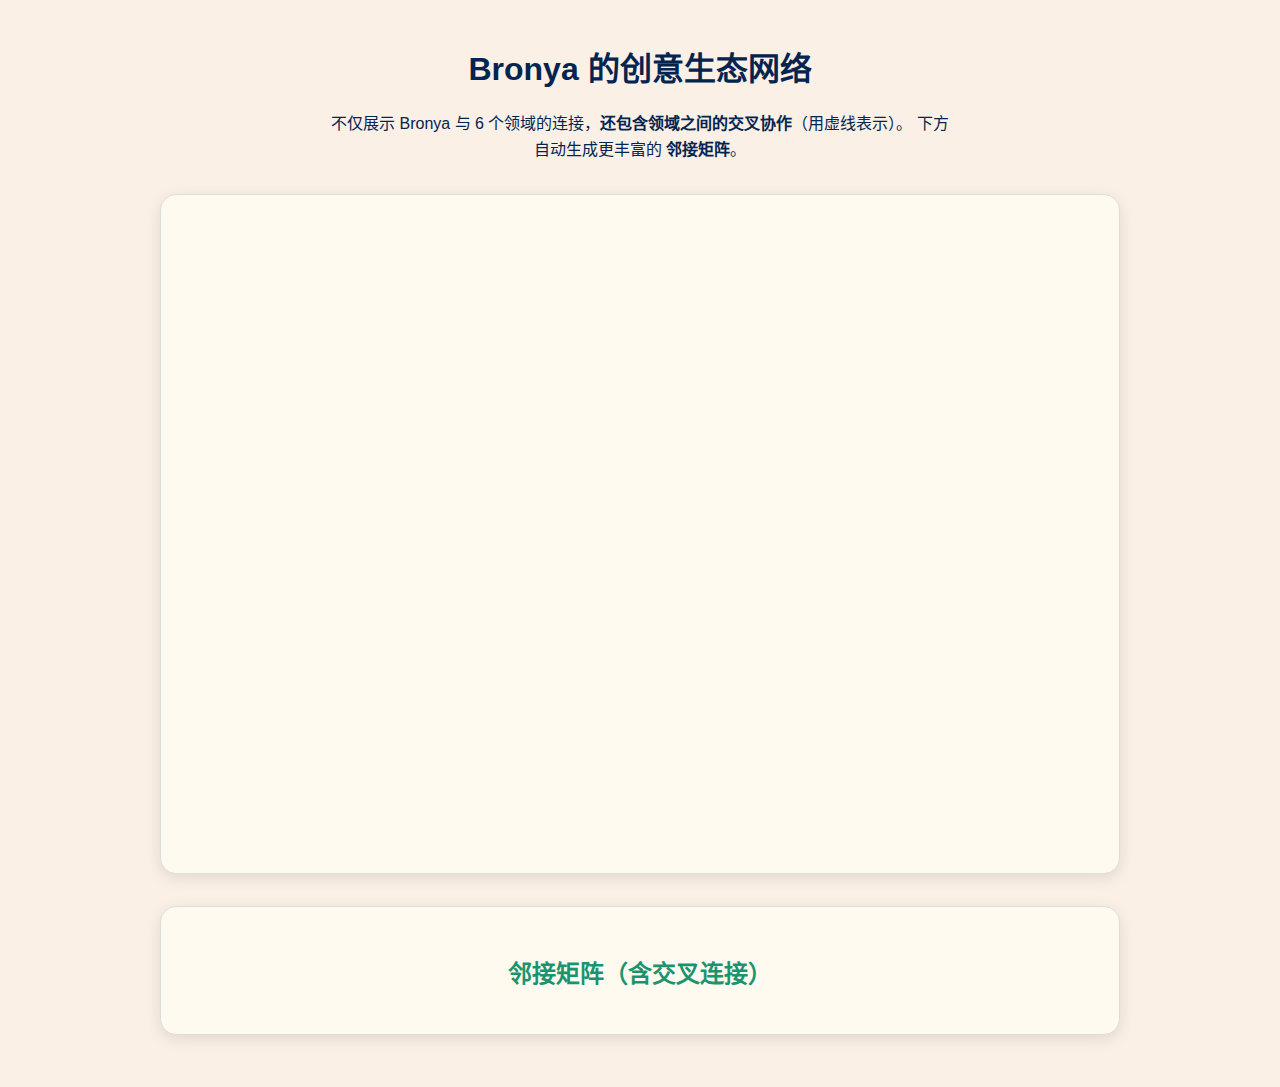
<file: node-link-diagram.html>
<!DOCTYPE html>
<html lang="zh-CN">
<head>
    <meta charset="UTF-8">
    <meta name="viewport" content="width=device-width, initial-scale=1.0">
    <title>Bronya – 丰富连接的创意网络</title>
    <script src="https://d3js.org/d3.v7.min.js"></script>
    <style>
        html { background:#fff; scroll-behavior:smooth; }
        * { margin:0; padding:0; box-sizing:border-box; }
        body {
            font-family: Tahoma, sans-serif;
            background:#faf0e6;
            color:#022450;
            line-height:1.6;
            padding:20px;
        }
        h1 { font-size:2rem; text-align:center; margin:1.5rem 0 .5rem; }
        h2 { font-size:1.5rem; text-align:center; margin:1.5rem 0 .8rem; color:#1a936f; }
        p  { max-width:70ch; margin:1rem auto; text-align:center; }

        .visualization {
            width: 960px;
            max-width: 100%;
            margin: 2rem auto;
            background:#fffaf0;
            border:1px solid #ddd;
            border-radius:1rem;
            overflow:hidden;
            box-shadow:0 4px 15px rgba(0,0,0,.1);
            padding:1.5rem;
        }
        #node-link-diagram { height: 680px; }
        #adjacency-matrix { height: auto; }

        /* Node-Link 样式 */
        .link {
            stroke:#999; stroke-opacity:.7; stroke-width:2.5px;
            transition: stroke .2s;
        }
        .link.branch {
            stroke:#ff6b6b; stroke-width:3px; stroke-dasharray:5,5;
        }
        .node circle {
            cursor:pointer; transition:all .25s ease;
        }
        .node.central circle {
            fill:#4ecdc4; stroke:#1a936f; stroke-width:4px; r:38;
        }
        .node.branch circle {
            fill:#ffe66d; stroke:#ffa502; stroke-width:3px; r:28;
        }
        .node text {
            font-weight:600; font-size:14px; fill:#022450;
            text-anchor:middle; dominant-baseline:central; pointer-events:none;
        }
        .node.central text { font-size:18px; font-weight:700; fill:#fff; }

        /* 邻接矩阵 */
        #matrix-container { overflow-x:auto; margin-top:1rem; }
        table {
            width:100%; border-collapse:collapse; margin:0 auto;
            font-size:14px; background:white;
        }
        th, td {
            border:1px solid #ccc; padding:8px 12px; text-align:center;
            min-width:60px; font-weight:600;
        }
        th {
            background:#4ecdc4; color:white; font-weight:700;
            position:sticky; top:0; z-index:10;
        }
        th:first-child, td:first-child {
            background:#f0f0f0; font-weight:700; position:sticky; left:0; z-index:9;
        }
        .cell-1 { background:#d4edda; color:#155724; font-weight:bold; }
        .cell-0 { background:#f8f9fa; color:#6c757d; }

        @media (max-width: 768px) {
            .visualization { padding:1rem; }
            #node-link-diagram { height:520px; }
            th, td { padding:6px 8px; font-size:13px; min-width:50px; }
        }
    </style>
</head>
<body>
    <header>
        <h1>Bronya 的创意生态网络</h1>
        <p>
            不仅展示 Bronya 与 6 个领域的连接，<strong>还包含领域之间的交叉协作</strong>（用虚线表示）。
            下方自动生成更丰富的 <strong>邻接矩阵</strong>。
        </p>
    </header>

    <section class="visualization" id="node-link-diagram"></section>

    <section class="visualization" id="adjacency-matrix">
        <h2>邻接矩阵（含交叉连接）</h2>
        <div id="matrix-container"></div>
    </section>

    <script>
        /* ==================== 数据（含交叉连接） ==================== */
        const data = {
            nodes: [
                { id: "Bronya",               group: "central" },
                { id: "BA Creative Media\nCityU SCM", group: "branch" },
                { id: "插画\nIllustration",  group: "branch" },
                { id: "电影\nFilmmaking",    group: "branch" },
                { id: "绘画\nPainting",      group: "branch" },
                { id: "雕塑\nSculpture",     group: "branch" },
                { id: "摄影\nPhotography",  group: "branch" }
            ],
            links: [
                // Bronya → 所有
                ...["BA Creative Media\nCityU SCM", "插画\nIllustration", "电影\nFilmmaking",
                    "绘画\nPainting", "雕塑\nSculpture", "摄影\nPhotography"].map(t => ({
                    source: "Bronya", target: t, type: "main"
                })),
                // 交叉连接（用虚线表示）
                { source: "插画\nIllustration", target: "绘画\nPainting", type: "branch" },
                { source: "插画\nIllustration", target: "摄影\nPhotography", type: "branch" },
                { source: "电影\nFilmmaking", target: "摄影\nPhotography", type: "branch" },
                { source: "电影\nFilmmaking", target: "绘画\nPainting", type: "branch" },
                { source: "绘画\nPainting", target: "雕塑\nSculpture", type: "branch" },
                { source: "雕塑\nSculpture", target: "摄影\nPhotography", type: "branch" },
                { source: "摄影\nPhotography", target: "BA Creative Media\nCityU SCM", type: "branch" },
                { source: "插画\nIllustration", target: "BA Creative Media\nCityU SCM", type: "branch" }
            ]
        };

        const width  = 960;
        const height = 680;

        /* ==================== Node-Link 图 ==================== */
        const svg = d3.select("#node-link-diagram")
            .append("svg")
            .attr("viewBox", `0 0 ${width} ${height}`)
            .attr("preserveAspectRatio", "xMidYMid meet");

        const simulation = d3.forceSimulation(data.nodes)
            .force("link", d3.forceLink(data.links).id(d => d.id).distance(d => d.type === "branch" ? 140 : 190))
            .force("charge", d3.forceManyBody().strength(-620))
            .force("center", d3.forceCenter(width/2, height/2))
            .force("collide", d3.forceCollide().radius(d => d.group==="central"? 60:48));

        const link = svg.append("g")
            .selectAll("line")
            .data(data.links)
            .join("line")
            .attr("class", d => "link " + (d.type === "branch" ? "branch" : ""));

        const node = svg.append("g")
            .selectAll("g")
            .data(data.nodes)
            .join("g")
            .attr("class", d => "node " + d.group);

        node.append("circle")
            .attr("r", d => d.group==="central"? 38:28);

        node.append("text")
            .text(d => d.id)
            .attr("dy", d => d.group==="central"? 5:4);

        const drag = d3.drag()
            .on("start", d => { if (!d3.event.active) simulation.alphaTarget(.3).restart(); d.fx = d.x; d.fy = d.y; })
            .on("drag",  d => { d.fx = d3.event.x; d.fy = d3.event.y; })
            .on("end",   d => { if (!d3.event.active) simulation.alphaTarget(0); d.fx = null; d.fy = null; });
        node.call(drag);

        simulation.on("tick", () => {
            link.attr("x1", d => d.source.x).attr("y1", d => d.source.y)
                .attr("x2", d => d.target.x).attr("y2", d => d.target.y);
            node.attr("transform", d => `translate(${d.x},${d.y})`);
        });

        // 初始布局
        const branchCount = data.nodes.length - 1;
        const angleStep = 2 * Math.PI / branchCount;
        data.nodes.forEach((n, i) => {
            if (n.group === "central") {
                n.x = width / 2; n.y = height / 2;
            } else {
                const angle = (i - 1) * angleStep - Math.PI / 2;
                n.x = width / 2 + 230 * Math.cos(angle);
                n.y = height / 2 + 230 * Math.sin(angle);
            }
        });
        simulation.restart();

        // 悬停放大
        node.select("circle")
            .on("mouseenter", function() { d3.select(this).attr("r", d => d.group==="central"? 44:34); })
            .on("mouseleave", function() { d3.select(this).attr("r", d => d.group==="central"? 38:28); });

        /* ==================== 自动生成邻接矩阵 ==================== */
        const nodeIds = data.nodes.map(d => d.id);
        const n = nodeIds.length;
        const matrix = Array(n).fill().map(() => Array(n).fill(0));

        data.links.forEach(link => {
            const i = nodeIds.indexOf(link.source.id || link.source);
            const j = nodeIds.indexOf(link.target.id || link.target);
            if (i !== -1 && j !== -1) {
                matrix[i][j] = 1;
                matrix[j][i] = 1; // 无向图
            }
        });

        const tableHTML = `
            <table>
                <thead>
                    <tr><th></th>${nodeIds.map(id => `<╎<th title="${id}">${id.split('\n')[0]}</th>`).join('')}</tr>
                </thead>
                <tbody>
                    ${matrix.map((row, i) => `
                        <tr>
                            <td>${nodeIds[i].split('\n')[0]}</td>
                            ${row.map(val => `<td class="cell-${val}">${val}</td>`).join('')}
                        </tr>
                    `).join('')}
                </tbody>
            </table>
        `;

        d3.select("#matrix-container").html(tableHTML);
    </script>
</body>
</html>
</file>
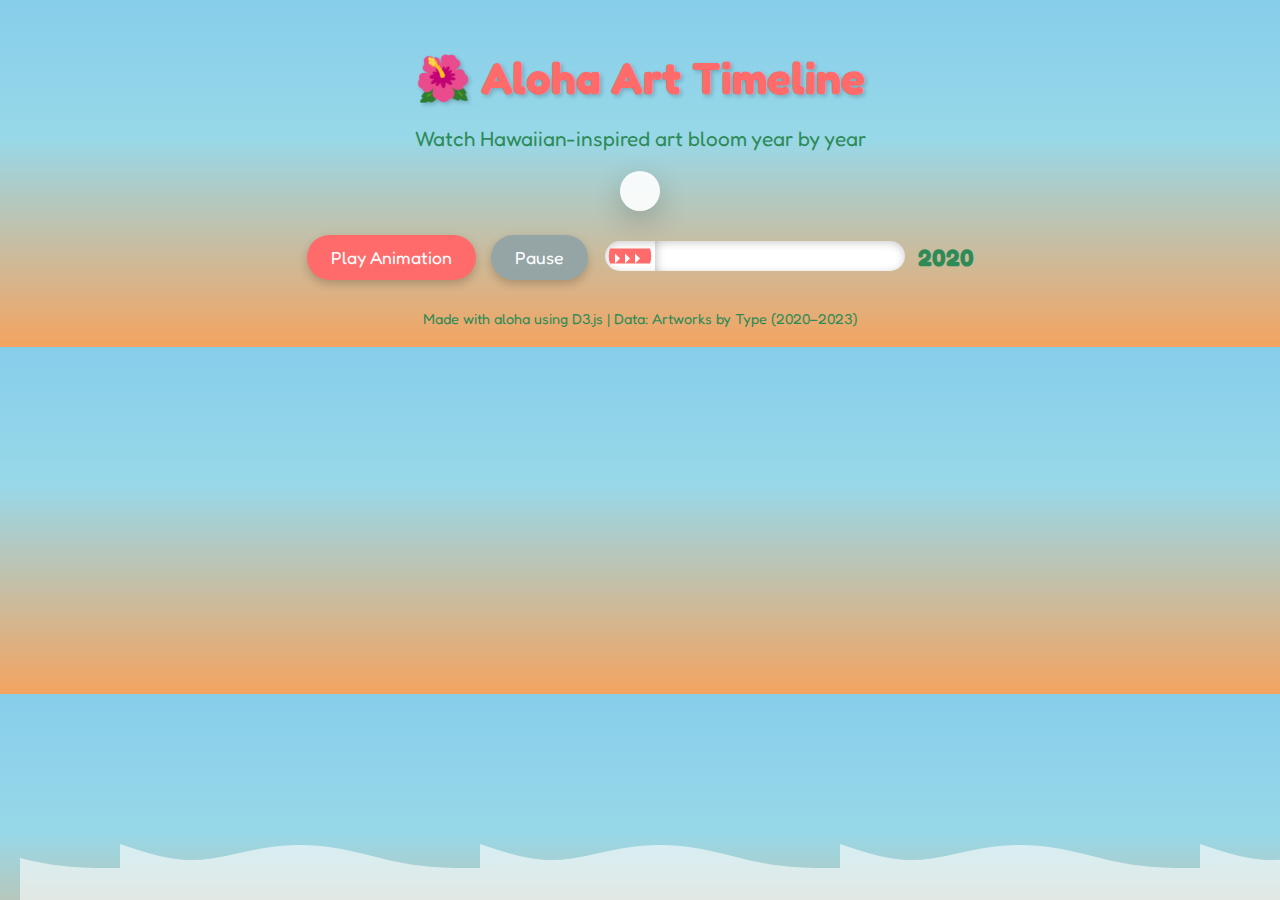
<file: temperature-anomaly.html>
<!DOCTYPE html>
<html lang="en">
<head>
  <meta charset="UTF-8" />
  <title>Aloha Art Timeline</title>
  <script src="https://d3js.org/d3.v7.min.js"></script>
  <style>
    @import url('https://fonts.googleapis.com/css2?family=Fredoka+One:wght@400;700&display=swap');

    body {
      font-family: 'Fredoka One', cursive;
      margin: 0;
      background: linear-gradient(to bottom, #87CEEB 0%, #98D8E8 40%, #F4A460 100%);
      color: #2C3E50;
      text-align: center;
      padding: 20px;
    }

    h1 {
      color: #FF6B6B;
      text-shadow: 2px 2px 4px rgba(0,0,0,0.2);
      font-size: 2.8em;
      margin-bottom: 10px;
    }

    .subtitle {
      font-size: 1.3em;
      color: #2E8B57;
      margin-bottom: 20px;
    }

    #vis {
      background: rgba(255, 255, 255, 0.9);
      border-radius: 20px;
      box-shadow: 0 10px 30px rgba(0,0,0,0.2);
      padding: 20px;
      display: inline-block;
    }

    .tooltip {
      position: absolute;
      background: rgba(46, 139, 87, 0.95);
      color: white;
      padding: 10px 14px;
      border-radius: 12px;
      font-size: 14px;
      pointer-events: none;
      opacity: 0;
      box-shadow: 0 4px 12px rgba(0,0,0,0.3);
      border: 2px solid #FFD700;
      font-weight: bold;
    }

    .controls {
      margin-top: 20px;
      display: flex;
      justify-content: center;
      align-items: center;
      gap: 15px;
      flex-wrap: wrap;
    }

    button {
      background: #FF6B6B;
      color: white;
      border: none;
      padding: 12px 24px;
      font-family: 'Fredoka One', cursive;
      font-size: 1.1em;
      border-radius: 30px;
      cursor: pointer;
      box-shadow: 0 4px 10px rgba(0,0,0,0.2);
      transition: all 0.3s;
    }

    button:hover:not(:disabled) {
      background: #FF4757;
      transform: translateY(-2px);
    }

    button:disabled {
      background: #95A5A6;
      cursor: not-allowed;
    }

    /* Surfboard Slider */
    .slider-container {
      position: relative;
      width: 300px;
    }

    #yearSlider {
      -webkit-appearance: none;
      width: 100%;
      height: 30px;
      background: #FFF;
      outline: none;
      border-radius: 15px;
      overflow: hidden;
      box-shadow: inset 0 2px 8px rgba(0,0,0,0.2);
      cursor: pointer;
    }

    #yearSlider::-webkit-slider-thumb {
      -webkit-appearance: none;
      width: 50px;
      height: 50px;
      background: url('data:image/svg+xml;utf8,<svg xmlns="http://www.w3.org/2000/svg" viewBox="0 0 100 40"><path d="M10 5 Q 5 20, 10 35 L90 35 Q95 20,90 5 Z" fill="%23FF6B6B"/><path d="M20 15 L30 25 L20 35" fill="white"/><path d="M40 15 L50 25 L40 35" fill="white"/><path d="M60 15 L70 25 L60 35" fill="white"/></svg>') center/contain no-repeat;
      cursor: grab;
      box-shadow: 0 4px 10px rgba(0,0,0,0.3);
    }

    #yearSlider::-moz-range-thumb {
      width: 50px;
      height: 50px;
      background: url('data:image/svg+xml;utf8,<svg xmlns="http://www.w3.org/2000/svg" viewBox="0 0 100 40"><path d="M10 5 Q 5 20, 10 35 L90 35 Q95 20,90 5 Z" fill="%23FF6B6B"/><path d="M20 15 L30 25 L20 35" fill="white"/><path d="M40 15 L50 25 L40 35" fill="white"/><path d="M60 15 L70 25 L60 35" fill="white"/></svg>') center/contain no-repeat;
      border: none;
      cursor: grab;
    }

    .year-label {
      font-size: 1.5em;
      color: #2E8B57;
      font-weight: bold;
    }

    .axis-label {
      fill: #2C3E50;
      font-size: 14px;
    }

    .wave {
      position: absolute;
      bottom: 0;
      width: 100%;
      height: 80px;
      background: url('data:image/svg+xml;utf8,<svg viewBox="0 0 1440 320" xmlns="http://www.w3.org/2000/svg"><path fill="%23FFFFFF" fill-opacity="0.6" d="M0,96L48,112C96,128,192,160,288,160C384,160,480,128,576,112C672,96,768,96,864,112C960,128,1056,160,1152,176C1248,192,1344,192,1392,192L1440,192L1440,320L1392,320C1344,320,1248,320,1152,320C1056,320,960,320,864,320C768,320,672,320,576,320C480,320,384,320,288,320C192,320,96,320,48,320L0,320Z"></path></svg>') bottom/contain repeat-x;
      animation: wave 12s linear infinite;
      z-index: -1;
    }

    @keyframes wave {
      0% { background-position-x: 0; }
      100% { background-position-x: 1440px; }
    }

    .footer {
      margin-top: 30px;
      font-size: 0.9em;
      color: #2E8B57;
    }
  </style>
</head>
<body>

  <h1>🌺 Aloha Art Timeline</h1>
  <p class="subtitle">Watch Hawaiian-inspired art bloom year by year</p>

  <div id="vis"></div>

  <div class="controls">
    <button id="play">Play Animation</button>
    <button id="pause" disabled>Pause</button>
    <div class="slider-container">
      <input type="range" id="yearSlider" min="2020" max="2023" value="2020" step="1"/>
    </div>
    <span class="year-label" id="yearLabel">2020</span>
  </div>

  <div class="wave"></div>

  <div class="footer">
    Made with aloha using D3.js | Data: Artworks by Type (2020–2023)
  </div>

<script>
(() => {
  // -------------------------------------------------
  // 1. DATA
  // -------------------------------------------------
  const rawData = [
    {year:2020,type:"Painting",count:3},
    {year:2020,type:"Sculpture",count:7},
    {year:2020,type:"Digital Art",count:4},
    {year:2021,type:"Painting",count:6},
    {year:2021,type:"Photography",count:5},
    {year:2021,type:"Digital Art",count:9},
    {year:2022,type:"Sculpture",count:4},
    {year:2022,type:"Digital Art",count:6},
    {year:2023,type:"Painting",count:7},
    {year:2023,type:"Photography",count:2},
    {year:2023,type:"Sculpture",count:5}
  ];

  const nested = d3.rollup(
    rawData,
    v => ({count: d3.sum(v, d=>d.count)}),
    d => d.year,
    d => d.type
  );

  const years = Array.from(nested.keys()).sort(d3.ascending);
  const types = Array.from(new Set(rawData.map(d=>d.type)));

  // Hawaiian color palette per art type
  const colorMap = {
    "Painting": "#FF6B6B",     // Hibiscus red
    "Sculpture": "#4ECDC4",   // Seafoam
    "Digital Art": "#FFD93D", // Pineapple yellow
    "Photography": "#95E1D3"  // Mint lei
  };

  // -------------------------------------------------
  // 2. SVG & SCALES
  // -------------------------------------------------
  const margin = {top:40, right:40, bottom:70, left:130};
  const width  = 800 - margin.left - margin.right;
  const height = 600 - margin.top  - margin.bottom;

  const svg = d3.select("#vis")
    .append("svg")
    .attr("width",  width  + margin.left + margin.right)
    .attr("height", height + margin.top  + margin.bottom)
    .append("g")
    .attr("transform", `translate(${margin.left},${margin.top})`);

  const x = d3.scalePoint()
    .domain(years)
    .range([0, width])
    .padding(0.5);

  const y = d3.scaleBand()
    .domain(types)
    .range([0, height])
    .padding(0.5);

  const r = d3.scaleSqrt()
    .domain([0, d3.max(rawData, d=>d.count)])
    .range([8, 32]);

  // -------------------------------------------------
  // 3. AXES
  // -------------------------------------------------
  svg.append("g")
    .attr("class","x axis")
    .attr("transform", `translate(0,${height})`)
    .call(d3.axisBottom(x).tickSizeOuter(0))
    .selectAll("text")
    .style("font-size", "14px")
    .style("fill", "#2E8B57");

  svg.append("g")
    .attr("class","y axis")
    .call(d3.axisLeft(y).tickSizeOuter(0))
    .selectAll("text")
    .style("font-size", "16px")
    .style("fill", "#2C3E50");

  // Axis Labels
  svg.append("text")
    .attr("class","axis-label")
    .attr("x", width/2)
    .attr("y", height + 50)
    .style("text-anchor","middle")
    .style("font-size", "18px")
    .text("Year");

  svg.append("text")
    .attr("class","axis-label")
    .attr("transform","rotate(-90)")
    .attr("y", -90)
    .attr("x", -height/2)
    .style("text-anchor","middle")
    .style("font-size", "18px")
    .text("Art Type");

  // -------------------------------------------------
  // 4. TOOLTIP
  // -------------------------------------------------
  const tooltip = d3.select("body").append("div")
    .attr("class","tooltip")
    .style("opacity",0);

  // -------------------------------------------------
  // 5. UPDATE FUNCTION (Blooming Flowers)
  // -------------------------------------------------
  function update(year) {
    d3.select("#yearLabel").text(year);
    d3.select("#yearSlider").property("value", year);

    const yearMap = nested.get(year) ?? new Map();

    const dots = svg.selectAll("circle")
      .data(types, d => d);

    // EXIT: Shrink and fade
    dots.exit()
      .transition().duration(400)
      .attr("r", 0)
      .style("opacity", 0)
      .remove();

    // UPDATE + ENTER: Bloom like hibiscus
    const enter = dots.enter().append("circle")
      .attr("cx", x(year))
      .attr("cy", d => y(d) + y.bandwidth()/2)
      .attr("r", 0)
      .style("opacity", 0)
      .style("fill", d => colorMap[d] || "#ccc")
      .style("stroke", "#FFF")
      .style("stroke-width", 3)
      .on("mouseover", (event, d) => {
        const entry = yearMap.get(d);
        if (!entry) return;
        tooltip.transition().duration(200).style("opacity", 1);
        tooltip.html(`${d}<br>Year: ${year}<br>Count: ${entry.count}`)
          .style("left", (event.pageX + 15) + "px")
          .style("top", (event.pageY - 40) + "px");
      })
      .on("mouseout", () => tooltip.transition().duration(400).style("opacity", 0));

    // Merge and animate
    dots.merge(enter)
      .transition().duration(1000)
      .ease(d3.easeElasticOut)
      .attr("cx", x(year))
      .attr("cy", d => y(d) + y.bandwidth()/2)
      .attr("r", d => {
        const entry = yearMap.get(d);
        return entry ? r(entry.count) : 0;
      })
      .style("opacity", d => yearMap.has(d) ? 0.9 : 0);
  }

  // -------------------------------------------------
  // 6. PLAY / PAUSE
  // -------------------------------------------------
  let timer = null;
  const duration = 1500;

  function play() {
    if (timer) return;
    timer = d3.interval(() => {
      const idx = years.indexOf(+d3.select("#yearLabel").text());
      const next = years[(idx + 1) % years.length];
      update(next);
      if (next === years[0]) pause();
    }, duration);
    d3.select("#play").attr("disabled", true);
    d3.select("#pause").attr("disabled", null);
  }

  function pause() {
    if (timer) timer.stop();
    timer = null;
    d3.select("#play").attr("disabled", null);
    d3.select("#pause").attr("disabled", true);
  }

  d3.select("#play").on("click", play);
  d3.select("#pause").on("click", pause);

  // -------------------------------------------------
  // 7. SURFBOARD SLIDER
  // -------------------------------------------------
  d3.select("#yearSlider").on("input", function() {
    pause();
    update(+this.value);
  });

  // -------------------------------------------------
  // 8. INITIAL
  // -------------------------------------------------
  update(years[0]);

})();
</script>
</body>
</html>
</file>
<file: style (2) (1).css>
/*style.css*/

html{
    background-color: white;
    scroll-behavior: smooth;
}


* {
    color: rgb(2,36,81); /*a comment */
    margin: 10px;
    font: 14px Tahoma,sans-serif;
    background-color: antiquewhite
}

p{
    color: black;
    margin:0; /* Remove all margins to minimize space */
}

 .subpage {
    color: black;
    margin:0; /* Remove margins for button */
}

.box {
    display: flex;
}

.box div {
    border: solid 1px black;
}

.grid-container {
    display: grid;
    grid-template-rows: 100px 100px;
    grid-template-columns: 100px 100px 100px;
    grid-gap: 10px;
}

.grid-item1 {
    background: lightgrey;
    border: solid 1px black;
    grid-column-start: 1/ 3;
    grid-row: 1/2;
}

.grid-item2 {
    background: lightgrey;
    border: solid 1px black;
    grid-column-start: 3/ 4;
    grid-row: 1/3;

}
   
.grid-item3 {
    background: lightgrey;
    border: solid 1px black;
    grid-column-start: 1/ 3;
    grid-row: 2/3;
}

header, section {
    margin: 2em auto;
    width: min (75em, 100%);
    background-color: antiquewhite;
    padding: min (2em, 15%);
    border-radius: 1em;
}

nav {
    margin: lem auto lem auto;
    width: min (1000px, 100%); 
    font-size: 1.5em;
}

nav u1 {
    display: flex;
    align-items: center;
    list-style-type: none;
    gap: 2em;
}

nav p:first-child{
    margin-right: auto; 
    font-size: 1.5em;
}

.intro_button {
    display: inline-block; 
    text-decoration: none;
    color: white; background-color: lightsalmon;
    padding: .75em 1em; 
    margin-top: 0em; 
    border-radius: .5em;
    font-weight: 600;
}

•flex-container {
    display: flex;
    justify-content: center;
    align-items: center;
    flex-wrap: wrap;
    gap: 3em;

}

header img {
    max-width: 100%; border-radius: lem; object-fit: cover;
object-position: bottom;
}

.text-container {
    flex:0 1 40ch;
}

h1 {
    font-size: 2em;
    
}



body {
    font-family: sans-serif;
    margin: 20px;
}
#bar-chart {
    width: 600px;
    height: 400px;
    margin: auto;
}
.bar:hover {
    opacity: 0.8;
}
.axis--x path,
.axis--y path {
    display: none;
}
</file>
